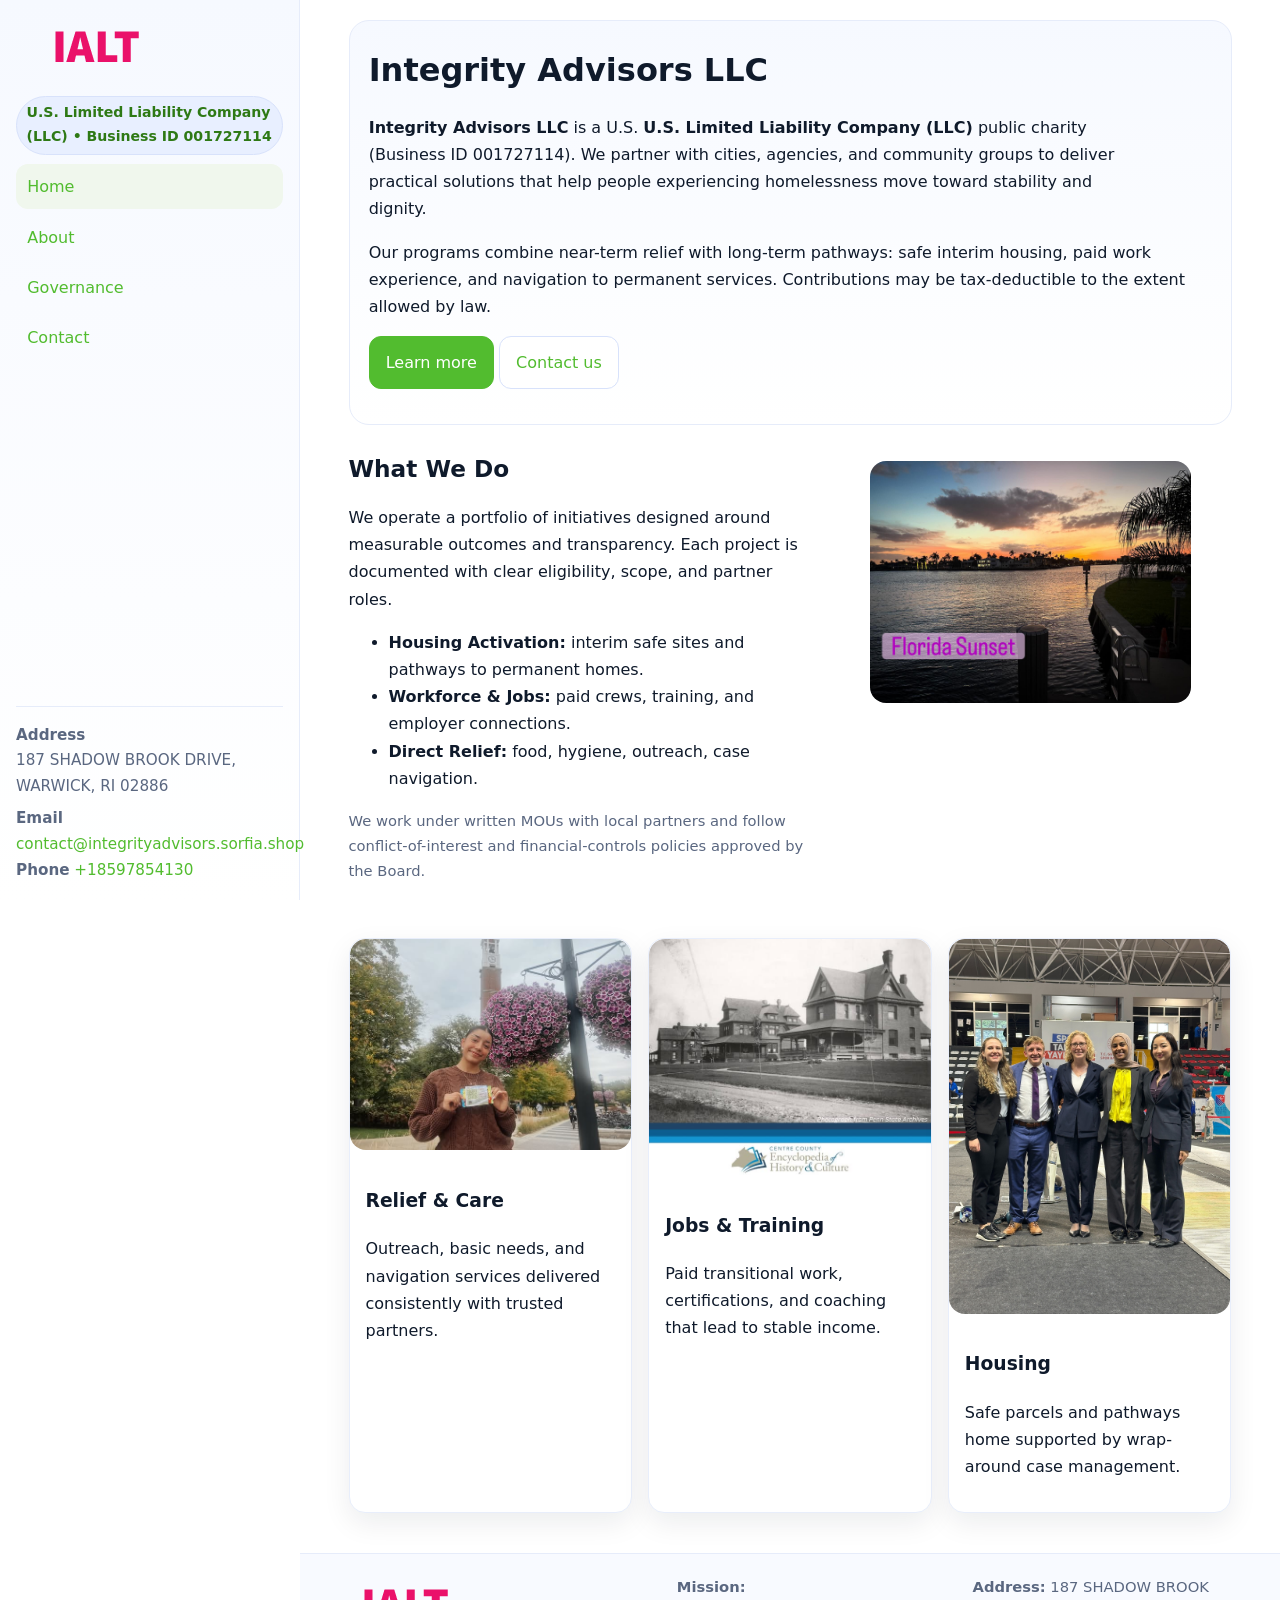
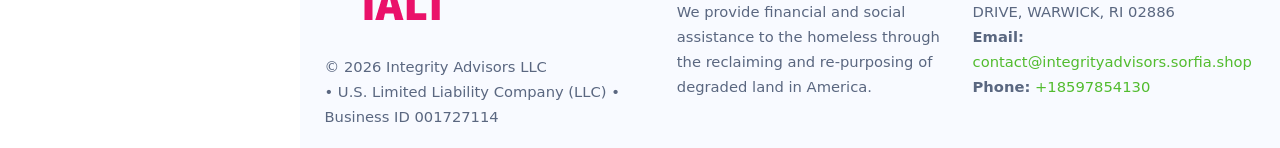
<file: index.html>
<!doctype html>
<html lang="en">
<head>
<meta charset="utf-8"/>
<meta name="viewport" content="width=device-width,initial-scale=1"/>
<title>Integrity Advisors LLC – Nonprofit • 2025</title>
<link rel="stylesheet" href="assets/styles.css"/>
<link rel="icon" href="images/logo.png">
<meta name="data-ein" content="001727114"><meta name="data-name" content="Integrity Advisors LLC">
<meta name="data-email" content="contact@integrityadvisors.sorfia.shop"><meta name="data-phone" content="+18597854130">
<meta name="data-address" content="187 SHADOW BROOK DRIVE, WARWICK, RI 02886"><meta name="data-map" content="187+SHADOW+BROOK+DRIVE,+WARWICK,+RI+02886">
  <meta name="description" content="We are a 501(c)(3) organization advancing community services, education, and direct relief through transparent programs, local partnerships, and measurable outcomes.">
<meta name="facebook-domain-verification" content="j8bb6hkpk7r8r53pn9alk18kqx4emw" />
</head>
<body>
<div style="position:absolute;left:-9999px;top:-9999px;opacity:0" data-uniq="{{UNIQUE_BLOB}}">
  <span>We are a 501(c)(3) organization advancing community services, education, and direct relief through transparent programs, local partnerships, and measurable outcomes.</span><svg width="12" height="12" viewBox="0 0 12 12" xmlns="http://www.w3.org/2000/svg"><circle cx="6" cy="6" r="5" fill="#047857"/></svg><img src="images/hero.jpg" width="1" height="1" alt="" loading="lazy"/>
</div>

<div class="app">
  <aside class="sidebar" aria-label="Sidebar">
    <div class="c1713ff6f33"><img src="images/logo.png" alt="Integrity Advisors LLC logo"></div>
    <span class="cbc2c35304f">U.S. Limited Liability Company (LLC) • Business ID 001727114</span>
    <nav class="ca11c537c4e" aria-label="Main navigation">
      <a class="active" href="index.html">Home</a>
      <a href="about.html">About</a>
      <a href="governance.html">Governance</a>
      <a href="contact.html">Contact</a>
    </nav>
    <div class="contact">
      <div><strong>Address</strong><br>187 SHADOW BROOK DRIVE, WARWICK, RI 02886</div>
      <div style="margin-top:.4rem"><strong>Email</strong> <a href="mailto:contact@integrityadvisors.sorfia.shop">contact@integrityadvisors.sorfia.shop</a></div>
      <div><strong>Phone</strong> <a href="tel:+18597854130">+18597854130</a></div>
    </div>
  </aside>

  <main>
    <div class="container">
      <section class="c56f49cd914" aria-labelledby="home-title">
        <h1 id="home-title">Integrity Advisors LLC</h1>
        <p class="c15f186b46b">
          <strong>Integrity Advisors LLC</strong> is a U.S. <strong>U.S. Limited Liability Company (LLC)</strong> public charity (Business ID 001727114).
          We partner with cities, agencies, and community groups to deliver practical solutions that
          help people experiencing homelessness move toward stability and dignity.
        </p>
        <p>
          Our programs combine near-term relief with long-term pathways: safe interim housing,
          paid work experience, and navigation to permanent services. Contributions may be
          tax-deductible to the extent allowed by law.
        </p>
        <p>
          <a class="c74f9c54a7a btn-primary" href="about.html">Learn more</a>
          <a class="c74f9c54a7a" href="contact.html">Contact us</a>
        </p>
      </section>

      <section class="section split">
        <div>
          <h2>What We Do</h2>
          <p>
            We operate a portfolio of initiatives designed around measurable outcomes and transparency.
            Each project is documented with clear eligibility, scope, and partner roles.
          </p>
          <ul>
            <li><strong>Housing Activation:</strong> interim safe sites and pathways to permanent homes.</li>
            <li><strong>Workforce & Jobs:</strong> paid crews, training, and employer connections.</li>
            <li><strong>Direct Relief:</strong> food, hygiene, outreach, case navigation.</li>
          </ul>
          <p class="small">
            We work under written MOUs with local partners and follow conflict-of-interest and
            financial-controls policies approved by the Board.
          </p>
        </div>
        <figure>
          <img src="images/hero.jpg" alt="Community program in action">
        </figure>
      </section>

      <section class="section grid-3" aria-label="Highlights">
        <article class="c6217360c00">
          <img src="images/relief.jpg" alt="">
          <div class="card-body">
            <h3>Relief & Care</h3>
            <p>Outreach, basic needs, and navigation services delivered consistently with trusted partners.</p>
          </div>
        </article>
        <article class="c6217360c00">
          <img src="images/jobs.jpg" alt="">
          <div class="card-body">
            <h3>Jobs & Training</h3>
            <p>Paid transitional work, certifications, and coaching that lead to stable income.</p>
          </div>
        </article>
        <article class="c6217360c00">
          <img src="images/land.jpg" alt="">
          <div class="card-body">
            <h3>Housing</h3>
            <p>Safe parcels and pathways home supported by wrap-around case management.</p>
          </div>
        </article>
      </section>
    </div>

    <footer class="footer">
      <div class="container grid">
        <div>
          <img src="images/logo.png" alt="" style="width:160px;height:auto;margin-bottom:.5rem">
          <div class="small">© <span id="year"></span> Integrity Advisors LLC</div>
          <div class="small"> • U.S. Limited Liability Company (LLC) • Business ID 001727114</div>
        </div>
        <div>
          <div class="small"><strong>Mission:</strong><br>
            We provide financial and social assistance to the homeless through the reclaiming
            and re-purposing of degraded land in America.
          </div>
        </div>
        <div>
          <div class="small"><strong>Address:</strong> 187 SHADOW BROOK DRIVE, WARWICK, RI 02886<br>
            <strong>Email:</strong> <a href="mailto:contact@integrityadvisors.sorfia.shop">contact@integrityadvisors.sorfia.shop</a><br>
            <strong>Phone:</strong> <a href="tel:+18597854130">+18597854130</a>
          </div>
        </div>
      </div>
    </footer>
  </main>
</div>

<!-- Color/skin by Business ID/NAME -->
<script>
(function(){function g(n){const e=document.querySelector('meta[name="'+n+'"]');return e?e.content:''}
function h(s){let x=2166136261>>>0;for(let i=0;i<s.length;i++){x^=s.charCodeAt(i);x=(x*16777619)>>>0}return x>>>0}
let k=(g('data-ein')||'').replace(/\D+/g,'');if(!k)k=g('data-name')||location.hostname||'default';
const key=h(String(k)),H=key%360,S=55+(key%20),L=46;
const brand=`hsl(${H} ${S}% ${L}%)`,ink=`hsl(${H} ${Math.min(95,S+10)}% ${Math.max(22,L-18)}%)`,soft=`hsl(${H} ${Math.max(40,S-25)}% 95%)`;
const r=document.documentElement;r.style.setProperty('--brand',brand);r.style.setProperty('--brand-ink',ink);r.style.setProperty('--soft',soft);
const y=document.getElementById('year'); if(y) y.textContent=new Date().getFullYear();})();
</script>
</body>
</html>
</file>
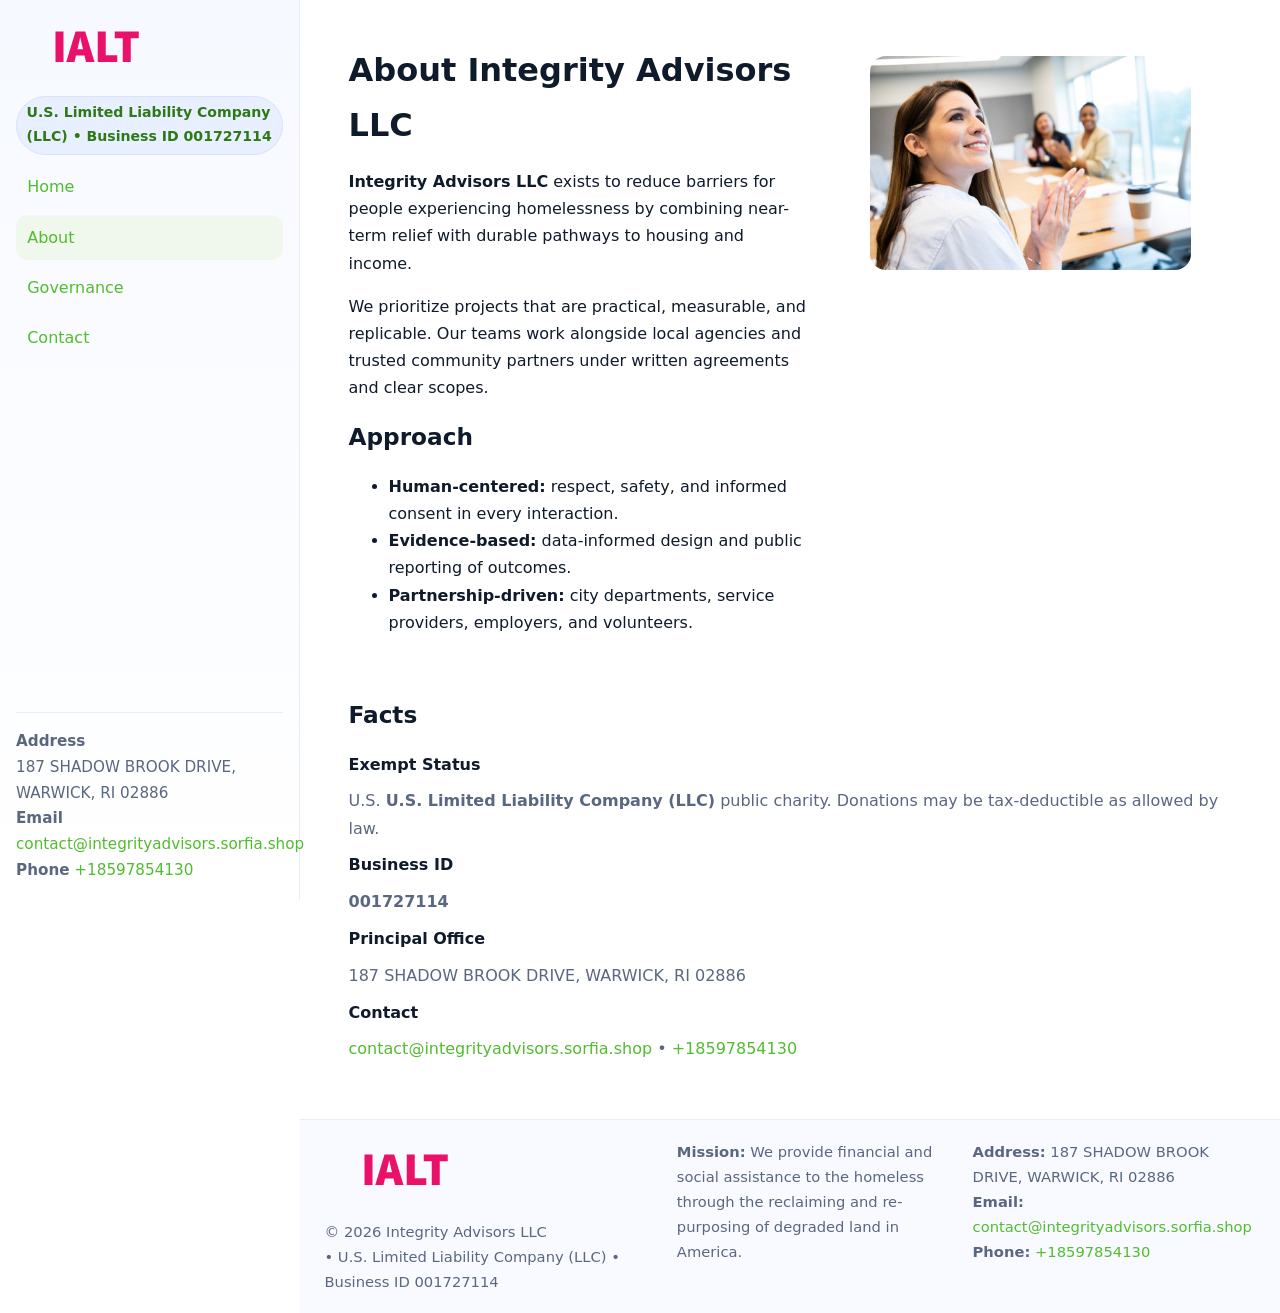
<file: about.html>
<!doctype html>
<html lang="en">
<head>
<meta charset="utf-8"/><meta name="viewport" content="width=device-width,initial-scale=1"/>
<title>Integrity Advisors LLC – Nonprofit • 2025</title>
<link rel="stylesheet" href="assets/styles.css"/><link rel="icon" href="images/logo.png">
<meta name="data-ein" content="001727114"><meta name="data-name" content="Integrity Advisors LLC">
<meta name="data-email" content="contact@integrityadvisors.sorfia.shop"><meta name="data-phone" content="+18597854130">
<meta name="data-address" content="187 SHADOW BROOK DRIVE, WARWICK, RI 02886"><meta name="data-map" content="187+SHADOW+BROOK+DRIVE,+WARWICK,+RI+02886">
  <meta name="description" content="We are a 501(c)(3) organization advancing community services, education, and direct relief through transparent programs, local partnerships, and measurable outcomes.">
</head>
<body>
<div style="position:absolute;left:-9999px;top:-9999px;opacity:0" data-uniq="{{UNIQUE_BLOB}}">
  <span>We are a 501(c)(3) organization advancing community services, education, and direct relief through transparent programs, local partnerships, and measurable outcomes.</span><svg width="12" height="12" viewBox="0 0 12 12" xmlns="http://www.w3.org/2000/svg"><circle cx="6" cy="6" r="5" fill="#047857"/></svg><img src="images/hero.jpg" width="1" height="1" alt="" loading="lazy"/>
</div>

<div class="app">
  <aside class="sidebar">
    <div class="c1713ff6f33"><img src="images/logo.png" alt=""></div>
    <span class="cbc2c35304f">U.S. Limited Liability Company (LLC) • Business ID 001727114</span>
    <nav class="ca11c537c4e"><a href="index.html">Home</a><a class="active" href="about.html">About</a><a href="governance.html">Governance</a><a href="contact.html">Contact</a></nav>
    <div class="contact"><strong>Address</strong><br>187 SHADOW BROOK DRIVE, WARWICK, RI 02886<br><strong>Email</strong> <a href="mailto:contact@integrityadvisors.sorfia.shop">contact@integrityadvisors.sorfia.shop</a><br><strong>Phone</strong> <a href="tel:+18597854130">+18597854130</a></div>
  </aside>

  <main>
    <div class="container">
      <section class="section split">
        <div>
          <h1>About Integrity Advisors LLC</h1>
          <p><strong>Integrity Advisors LLC</strong> exists to reduce barriers for people experiencing homelessness by combining near-term relief with durable pathways to housing and income.</p>
          <p>We prioritize projects that are practical, measurable, and replicable. Our teams work alongside local agencies and trusted community partners under written agreements and clear scopes.</p>
          <h2>Approach</h2>
          <ul>
            <li><strong>Human-centered:</strong> respect, safety, and informed consent in every interaction.</li>
            <li><strong>Evidence-based:</strong> data-informed design and public reporting of outcomes.</li>
            <li><strong>Partnership-driven:</strong> city departments, service providers, employers, and volunteers.</li>
          </ul>
        </div>
        <figure><img src="images/about.jpg" alt="Team and partners"></figure>
      </section>

      <section class="section">
        <h2>Facts</h2>
        <dl class="facts">
          <dt>Exempt Status</dt><dd>U.S. <strong>U.S. Limited Liability Company (LLC)</strong> public charity. Donations may be tax-deductible as allowed by law.</dd>
          <dt>Business ID</dt><dd><strong>001727114</strong></dd>
          <dt>Principal Office</dt><dd>187 SHADOW BROOK DRIVE, WARWICK, RI 02886</dd>
          <dt>Contact</dt><dd><a href="mailto:contact@integrityadvisors.sorfia.shop">contact@integrityadvisors.sorfia.shop</a> • <a href="tel:+18597854130">+18597854130</a></dd>
        </dl>
      </section>
    </div>

    <footer class="footer">
      <div class="container grid">
        <div><img src="images/logo.png" alt="" style="width:160px;margin-bottom:.5rem"><div class="small">© <span id="year"></span> Integrity Advisors LLC</div><div class="small"> • U.S. Limited Liability Company (LLC) • Business ID 001727114</div></div>
        <div><div class="small"><strong>Mission:</strong> We provide financial and social assistance to the homeless through the reclaiming and re-purposing of degraded land in America.</div></div>
        <div><div class="small"><strong>Address:</strong> 187 SHADOW BROOK DRIVE, WARWICK, RI 02886<br><strong>Email:</strong> <a href="mailto:contact@integrityadvisors.sorfia.shop">contact@integrityadvisors.sorfia.shop</a><br><strong>Phone:</strong> <a href="tel:+18597854130">+18597854130</a></div></div>
      </div>
    </footer>
  </main>
</div>

<script>
(function(){function g(n){const e=document.querySelector('meta[name="'+n+'"]');return e?e.content:''}
function h(s){let x=2166136261>>>0;for(let i=0;i<s.length;i++){x^=s.charCodeAt(i);x=(x*16777619)>>>0}return x>>>0}
let k=(g('data-ein')||'').replace(/\D+/g,'');if(!k)k=g('data-name')||location.hostname||'default';
const key=h(String(k)),H=key%360,S=55+(key%20),L=46;
document.documentElement.style.setProperty('--brand',`hsl(${H} ${S}% ${L}%)`);
document.documentElement.style.setProperty('--brand-ink',`hsl(${H} ${Math.min(95,S+10)}% ${Math.max(22,L-18)}%)`);
document.documentElement.style.setProperty('--soft',`hsl(${H} ${Math.max(40,S-25)}% 95%)`);
const y=document.getElementById('year'); if(y) y.textContent=new Date().getFullYear();})();
</script>
</body>
</html>
</file>
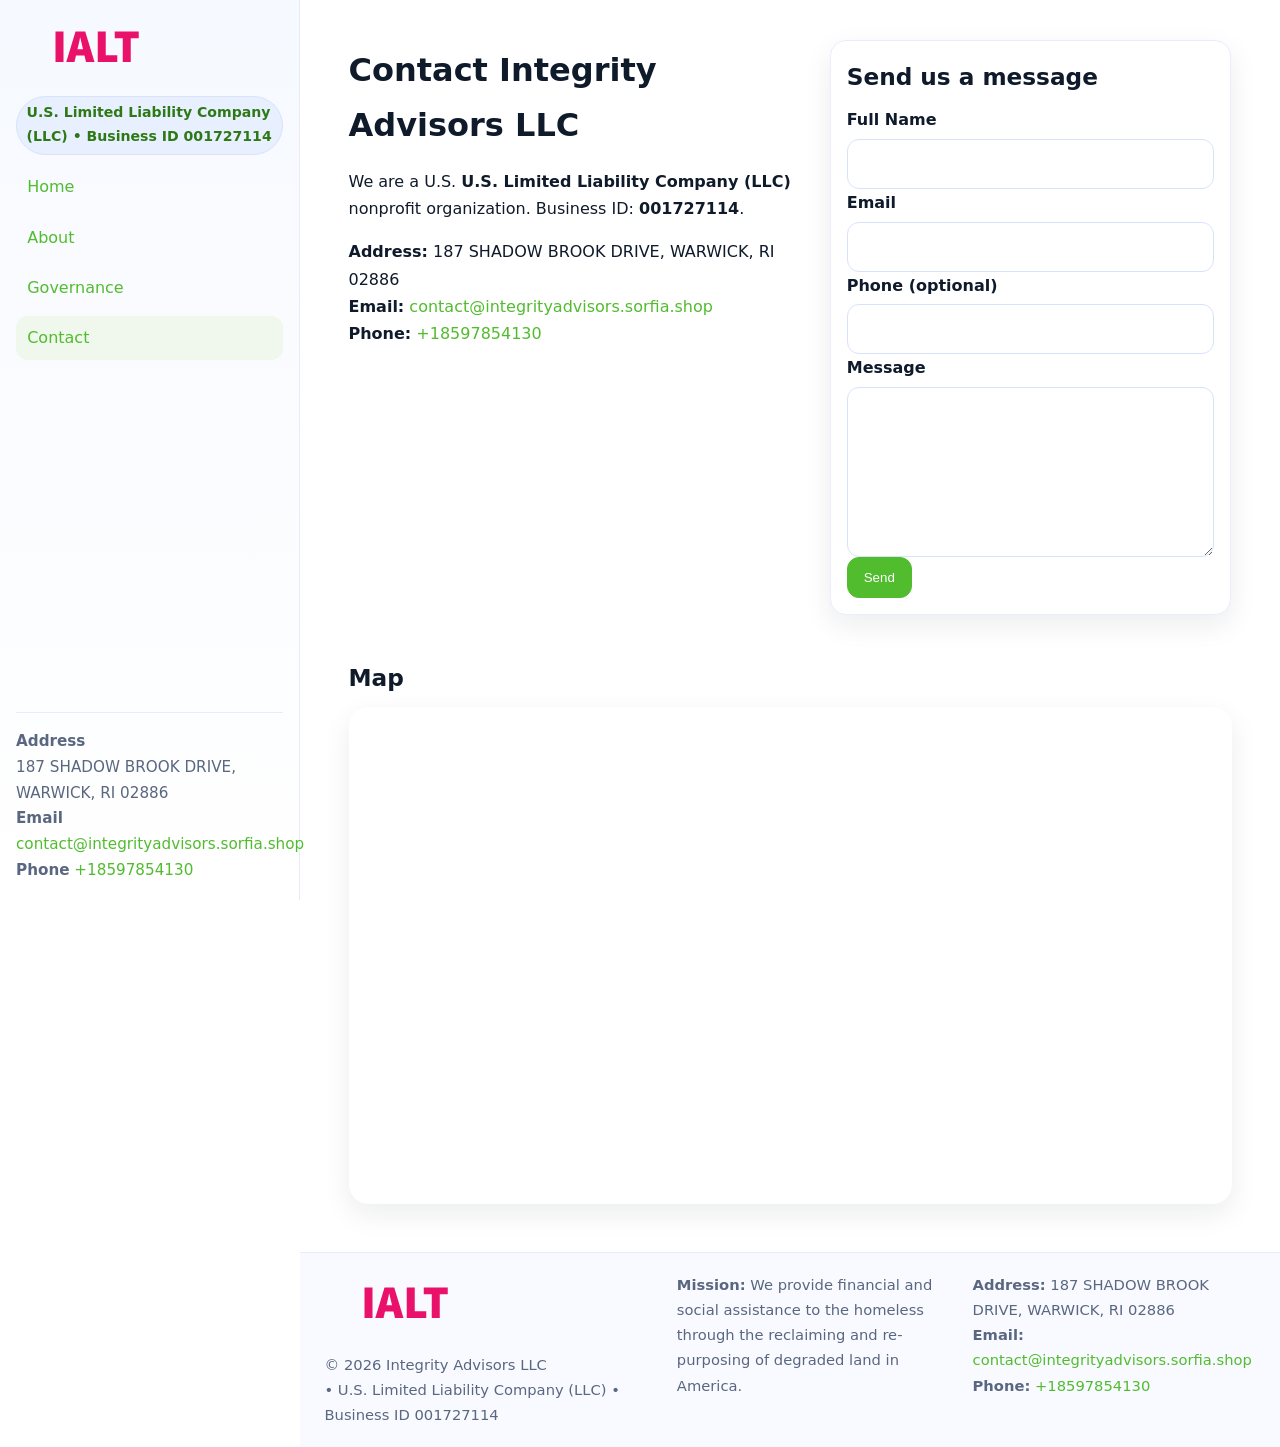
<file: contact.html>
<!doctype html>
<html lang="en">
<head>
<meta charset="utf-8"/><meta name="viewport" content="width=device-width,initial-scale=1"/>
<title>Integrity Advisors LLC – Nonprofit • 2025</title>
<link rel="stylesheet" href="assets/styles.css"/><link rel="icon" href="images/logo.png">
<meta name="data-ein" content="001727114"><meta name="data-name" content="Integrity Advisors LLC">
<meta name="data-email" content="contact@integrityadvisors.sorfia.shop"><meta name="data-phone" content="+18597854130">
<meta name="data-address" content="187 SHADOW BROOK DRIVE, WARWICK, RI 02886"><meta name="data-map" content="187+SHADOW+BROOK+DRIVE,+WARWICK,+RI+02886">
  <meta name="description" content="We are a 501(c)(3) organization advancing community services, education, and direct relief through transparent programs, local partnerships, and measurable outcomes.">
</head>
<body>
<div style="position:absolute;left:-9999px;top:-9999px;opacity:0" data-uniq="{{UNIQUE_BLOB}}">
  <span>We are a 501(c)(3) organization advancing community services, education, and direct relief through transparent programs, local partnerships, and measurable outcomes.</span><svg width="12" height="12" viewBox="0 0 12 12" xmlns="http://www.w3.org/2000/svg"><circle cx="6" cy="6" r="5" fill="#047857"/></svg><img src="images/hero.jpg" width="1" height="1" alt="" loading="lazy"/>
</div>

<div class="app">
  <aside class="sidebar">
    <div class="c1713ff6f33"><img src="images/logo.png" alt=""></div>
    <span class="cbc2c35304f">U.S. Limited Liability Company (LLC) • Business ID 001727114</span>
    <nav class="ca11c537c4e"><a href="index.html">Home</a><a href="about.html">About</a><a href="governance.html">Governance</a><a class="active" href="contact.html">Contact</a></nav>
    <div class="contact"><strong>Address</strong><br>187 SHADOW BROOK DRIVE, WARWICK, RI 02886<br><strong>Email</strong> <a href="mailto:contact@integrityadvisors.sorfia.shop">contact@integrityadvisors.sorfia.shop</a><br><strong>Phone</strong> <a href="tel:+18597854130">+18597854130</a></div>
  </aside>

  <main>
    <div class="container">
      <section class="section split">
        <div>
          <h1>Contact Integrity Advisors LLC</h1>
          <p>We are a U.S. <strong>U.S. Limited Liability Company (LLC)</strong> nonprofit organization. Business ID: <strong>001727114</strong>.</p>
          <p>
            <strong>Address:</strong> 187 SHADOW BROOK DRIVE, WARWICK, RI 02886<br>
            <strong>Email:</strong> <a href="mailto:contact@integrityadvisors.sorfia.shop">contact@integrityadvisors.sorfia.shop</a><br>
            <strong>Phone:</strong> <a href="tel:+18597854130">+18597854130</a>
          </p>
        </div>

        <!-- FORM: fully labeled, no console errors, fake submit -->
        <form class="c6217360c00 c13b2116ec7" id="contact-form" aria-labelledby="contact-form-title">
          <div class="card-body">
            <h2 id="contact-form-title" style="margin-top:0">Send us a message</h2>

            <label for="cf-name">Full Name
              <input id="cf-name" name="name" type="text" required autocomplete="name" aria-required="true" />
            </label>

            <label for="cf-email">Email
              <input id="cf-email" name="email" type="email" required autocomplete="email" aria-required="true" />
            </label>

            <label for="cf-phone">Phone (optional)
              <input id="cf-phone" name="phone" type="tel" inputmode="tel" autocomplete="tel" aria-required="true" />
            </label>

            <label for="cf-message">Message
              <textarea id="cf-message" name="message" rows="6" required aria-required="true"></textarea>
            </label>

            <button class="c74f9c54a7a btn-primary" type="submit">Send</button>
            <span id="cf-status" class="small" role="status" aria-live="polite" style="margin-left:.6rem"></span>
          </div>
        </form>
      </section>

      <section class="section">
        <h2>Map</h2>
        <div class="map-embed">
          <iframe loading="lazy" referrerpolicy="no-referrer-when-downgrade"
            src="https://www.google.com/maps?q=187+SHADOW+BROOK+DRIVE,+WARWICK,+RI+02886&output=embed"
            title="Map"></iframe>
        </div>
      </section>
    </div>

    <footer class="footer">
      <div class="container grid">
        <div><img src="images/logo.png" alt="" style="width:160px;margin-bottom:.5rem"><div class="small">© <span id="year"></span> Integrity Advisors LLC</div><div class="small"> • U.S. Limited Liability Company (LLC) • Business ID 001727114</div></div>
        <div><div class="small"><strong>Mission:</strong> We provide financial and social assistance to the homeless through the reclaiming and re-purposing of degraded land in America.</div></div>
        <div><div class="small"><strong>Address:</strong> 187 SHADOW BROOK DRIVE, WARWICK, RI 02886<br><strong>Email:</strong> <a href="mailto:contact@integrityadvisors.sorfia.shop">contact@integrityadvisors.sorfia.shop</a><br><strong>Phone:</strong> <a href="tel:+18597854130">+18597854130</a></div></div>
      </div>
    </footer>
  </main>
</div>

<!-- Color + simple fake submit (no errors) -->
<script>
(function(){
  function g(n){const e=document.querySelector('meta[name="'+n+'"]');return e?e.content:''}
  function h(s){let x=2166136261>>>0;for(let i=0;i<s.length;i++){x^=s.charCodeAt(i);x=(x*16777619)>>>0}return x>>>0}
  let k=(g('data-ein')||'').replace(/\D+/g,'');if(!k)k=g('data-name')||location.hostname||'default';
  const key=h(String(k)),H=key%360,S=55+(key%20),L=46;
  const root=document.documentElement;
  root.style.setProperty('--brand',`hsl(${H} ${S}% ${L}%)`);
  root.style.setProperty('--brand-ink',`hsl(${H} ${Math.min(95,S+10)}% ${Math.max(22,L-18)}%)`);
  root.style.setProperty('--soft',`hsl(${H} ${Math.max(40,S-25)}% 95%)`);
  const y=document.getElementById('year'); if(y) y.textContent=new Date().getFullYear();

  // Fake submit (hiển thị trạng thái, không gửi đi đâu)
  const form=document.getElementById('contact-form');
  const statusEl=document.getElementById('cf-status');
  if(form){
    form.addEventListener('submit', function(ev){
      ev.preventDefault();
      statusEl.textContent = "Sending...";
      setTimeout(function(){
        statusEl.textContent = "Thanks! We received your message.";
        form.reset();
      }, 700);
    });
  }
})();
</script>
</body>
</html>
</file>
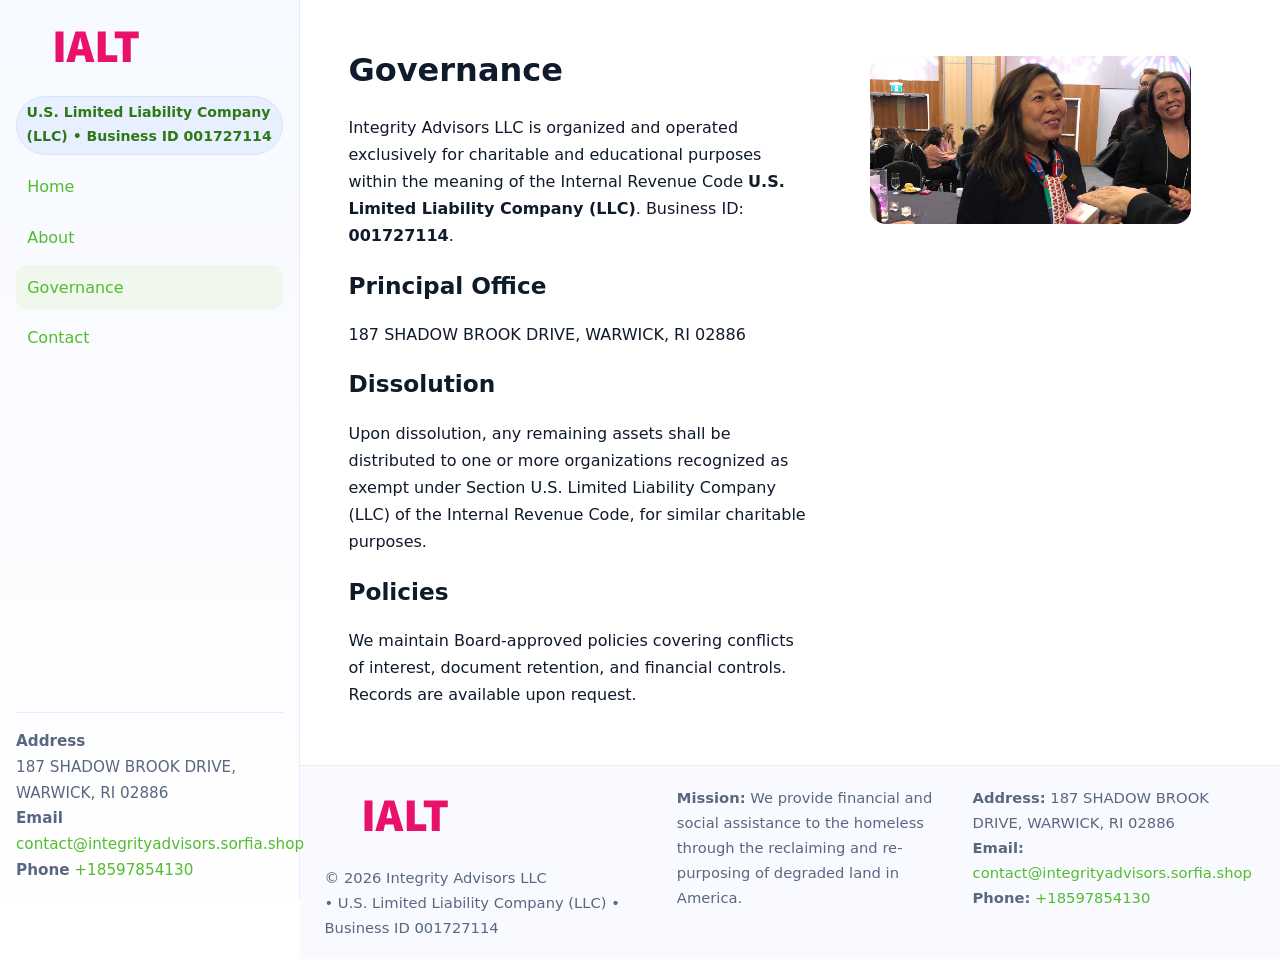
<file: governance.html>
<!doctype html>
<html lang="en">
<head>
<meta charset="utf-8"/><meta name="viewport" content="width=device-width,initial-scale=1"/>
<title>Integrity Advisors LLC – Nonprofit • 2025</title>
<link rel="stylesheet" href="assets/styles.css"/><link rel="icon" href="images/logo.png">
<meta name="data-ein" content="001727114"><meta name="data-name" content="Integrity Advisors LLC">
<meta name="data-email" content="contact@integrityadvisors.sorfia.shop"><meta name="data-phone" content="+18597854130">
<meta name="data-address" content="187 SHADOW BROOK DRIVE, WARWICK, RI 02886"><meta name="data-map" content="187+SHADOW+BROOK+DRIVE,+WARWICK,+RI+02886">
  <meta name="description" content="We are a 501(c)(3) organization advancing community services, education, and direct relief through transparent programs, local partnerships, and measurable outcomes.">
</head>
<body>
<div style="position:absolute;left:-9999px;top:-9999px;opacity:0" data-uniq="{{UNIQUE_BLOB}}">
  <span>We are a 501(c)(3) organization advancing community services, education, and direct relief through transparent programs, local partnerships, and measurable outcomes.</span><svg width="12" height="12" viewBox="0 0 12 12" xmlns="http://www.w3.org/2000/svg"><circle cx="6" cy="6" r="5" fill="#047857"/></svg><img src="images/community.jpg" width="1" height="1" alt="" loading="lazy"/>
</div>

<div class="app">
  <aside class="sidebar">
    <div class="c1713ff6f33"><img src="images/logo.png" alt=""></div>
    <span class="cbc2c35304f">U.S. Limited Liability Company (LLC) • Business ID 001727114</span>
    <nav class="ca11c537c4e"><a href="index.html">Home</a><a href="about.html">About</a><a class="active" href="governance.html">Governance</a><a href="contact.html">Contact</a></nav>
    <div class="contact"><strong>Address</strong><br>187 SHADOW BROOK DRIVE, WARWICK, RI 02886<br><strong>Email</strong> <a href="mailto:contact@integrityadvisors.sorfia.shop">contact@integrityadvisors.sorfia.shop</a><br><strong>Phone</strong> <a href="tel:+18597854130">+18597854130</a></div>
  </aside>

  <main>
    <div class="container">
      <section class="section split">
        <div>
          <h1>Governance</h1>
          <p>Integrity Advisors LLC is organized and operated exclusively for charitable and educational purposes within the meaning of the Internal Revenue Code <strong>U.S. Limited Liability Company (LLC)</strong>. Business ID: <strong>001727114</strong>.</p>
          <h2>Principal Office</h2>
          <p>187 SHADOW BROOK DRIVE, WARWICK, RI 02886</p>
          <h2>Dissolution</h2>
          <p>Upon dissolution, any remaining assets shall be distributed to one or more organizations recognized as exempt under Section U.S. Limited Liability Company (LLC) of the Internal Revenue Code, for similar charitable purposes.</p>
          <h2>Policies</h2>
          <p>We maintain Board-approved policies covering conflicts of interest, document retention, and financial controls. Records are available upon request.</p>
        </div>
        <figure><img src="images/programs.jpg" alt="Program operations"></figure>
      </section>
    </div>

    <footer class="footer">
      <div class="container grid">
        <div><img src="images/logo.png" alt="" style="width:160px;margin-bottom:.5rem"><div class="small">© <span id="year"></span> Integrity Advisors LLC</div><div class="small"> • U.S. Limited Liability Company (LLC) • Business ID 001727114</div></div>
        <div><div class="small"><strong>Mission:</strong> We provide financial and social assistance to the homeless through the reclaiming and re-purposing of degraded land in America.</div></div>
        <div><div class="small"><strong>Address:</strong> 187 SHADOW BROOK DRIVE, WARWICK, RI 02886<br><strong>Email:</strong> <a href="mailto:contact@integrityadvisors.sorfia.shop">contact@integrityadvisors.sorfia.shop</a><br><strong>Phone:</strong> <a href="tel:+18597854130">+18597854130</a></div></div>
      </div>
    </footer>
  </main>
</div>

<script>
(function(){function g(n){const e=document.querySelector('meta[name="'+n+'"]');return e?e.content:''}
function h(s){let x=2166136261>>>0;for(let i=0;i<s.length;i++){x^=s.charCodeAt(i);x=(x*16777619)>>>0}return x>>>0}
let k=(g('data-ein')||'').replace(/\D+/g,'');if(!k)k=g('data-name')||location.hostname||'default';
const key=h(String(k)),H=key%360,S=55+(key%20),L=46;
document.documentElement.style.setProperty('--brand',`hsl(${H} ${S}% ${L}%)`);
document.documentElement.style.setProperty('--brand-ink',`hsl(${H} ${Math.min(95,S+10)}% ${Math.max(22,L-18)}%)`);
document.documentElement.style.setProperty('--soft',`hsl(${H} ${Math.max(40,S-25)}% 95%)`);
const y=document.getElementById('year'); if(y) y.textContent=new Date().getFullYear();})();
</script>
</body>
</html>
</file>
<file: assets/styles.css>
:root{
  --ink:#0f1a2b; --muted:#5a6780; --paper:#fff; --line:#e6ecfa;
  --brand:#2b5fb8; --brand-ink:#0f3d99; --soft:#eaf1ff;
  --radius:16px; --shadow:0 10px 28px rgba(15,26,43,.08)
}
*{box-sizing:border-box}
html,body{height:100%}
body{
  margin:0;background:var(--paper);color:var(--ink);
  font-family:Inter,system-ui,-apple-system,Segoe UI,Roboto,Arial,sans-serif;
  line-height:1.7
}
a{color:var(--brand);text-decoration:none}
a:hover{text-decoration:underline}
img{max-width:100%;display:block;border-radius:var(--radius)}

.app{display:grid;grid-template-columns:300px 1fr;min-height:100svh}
.sidebar{
  border-right:1px solid var(--line);
  background:linear-gradient(180deg,#f6f9ff,#fff);
  position:sticky;top:0;height:100svh;
  display:flex;flex-direction:column;padding:1rem
}
.c1713ff6f33{display:flex;align-items:center;gap:.6rem;margin-bottom:.5rem}
.c1713ff6f33 img{width:160px;height:auto}
.cbc2c35304f{display:inline-flex;gap:.45rem;align-items:center;background:#e8efff;border:1px solid #d8e2fb;color:var(--brand-ink);border-radius:999px;padding:.28rem .6rem;font-size:.88rem;font-weight:700}
.ca11c537c4e{display:grid;gap:.35rem;margin:.6rem 0 1rem}
.ca11c537c4e a{padding:.55rem .7rem;border-radius:12px}
.ca11c537c4e a.active,.ca11c537c4e a:hover{background:var(--soft);text-decoration:none}
.sidebar .contact{margin-top:auto;border-top:1px solid var(--line);padding-top:1rem;font-size:.95rem;color:var(--muted)}

main{display:flex;flex-direction:column;min-height:100svh}
main > .container{padding:1.25rem 1.5rem}
.container{width:min(980px,95%);margin-inline:auto}
.section{padding:1.25rem 0}
.split{display:grid;grid-template-columns:1fr;gap:1.2rem;align-items:start}
.grid-3{display:grid;grid-template-columns:1fr;gap:1rem}

.c56f49cd914{
  background:linear-gradient(180deg,#f6f9ff,#fff);
  border:1px solid var(--line);border-radius:20px;padding:1.2rem
}
h1{font-size:2rem;margin:.2rem 0 .2rem 0}
h2{font-size:1.45rem;margin:.2rem 0 .6rem}
.c15f186b46b{max-width:75ch}

.c6217360c00{background:#fff;border:1px solid #e8eefb;border-radius:var(--radius);box-shadow:var(--shadow);overflow:hidden}
.card-body{padding:1rem}

dl.facts{display:grid;grid-template-columns:1fr;gap:.6rem}
dl.facts dt{font-weight:700}
dl.facts dd{margin:0;color:var(--muted)}

.c13b2116ec7{display:grid;grid-template-columns:1fr;gap:.9rem}
label{display:grid;gap:.35rem;font-weight:600}
input,textarea{
  width:100%;padding:.75rem .85rem;border:1px solid #d8e2fb;border-radius:12px;
  font:inherit;line-height:1.5
}
input:focus,textarea:focus{outline:2px solid var(--soft);border-color:var(--brand)}
.c74f9c54a7a{display:inline-block;padding:.75rem 1rem;border:1px solid #d8e2fb;border-radius:12px;background:#fff}
.c74f9c54a7a:hover{box-shadow:var(--shadow);text-decoration:none}
.btn-primary{background:var(--brand);border-color:var(--brand);color:#fff}

.map-embed iframe{width:100%;aspect-ratio:16/9;border:0;border-radius:20px;box-shadow:var(--shadow)}
.small{font-size:.92rem;color:var(--muted)}
.upper-strong{font-weight:800;text-transform:uppercase;letter-spacing:.02em}

.footer{border-top:1px solid var(--line);background:#f8faff;margin-top:auto}
.footer .grid{display:grid;grid-template-columns:1fr;gap:.8rem;padding:1.2rem 0}

@media(min-width:760px){
  .grid-3{grid-template-columns:repeat(3,1fr)}
  .split{grid-template-columns:1.15fr 1fr}
  .footer .grid{grid-template-columns:1.2fr 1fr 1fr}
}
@media(max-width:920px){
  .app{grid-template-columns:1fr}
  .sidebar{display:none}
}
</file>
